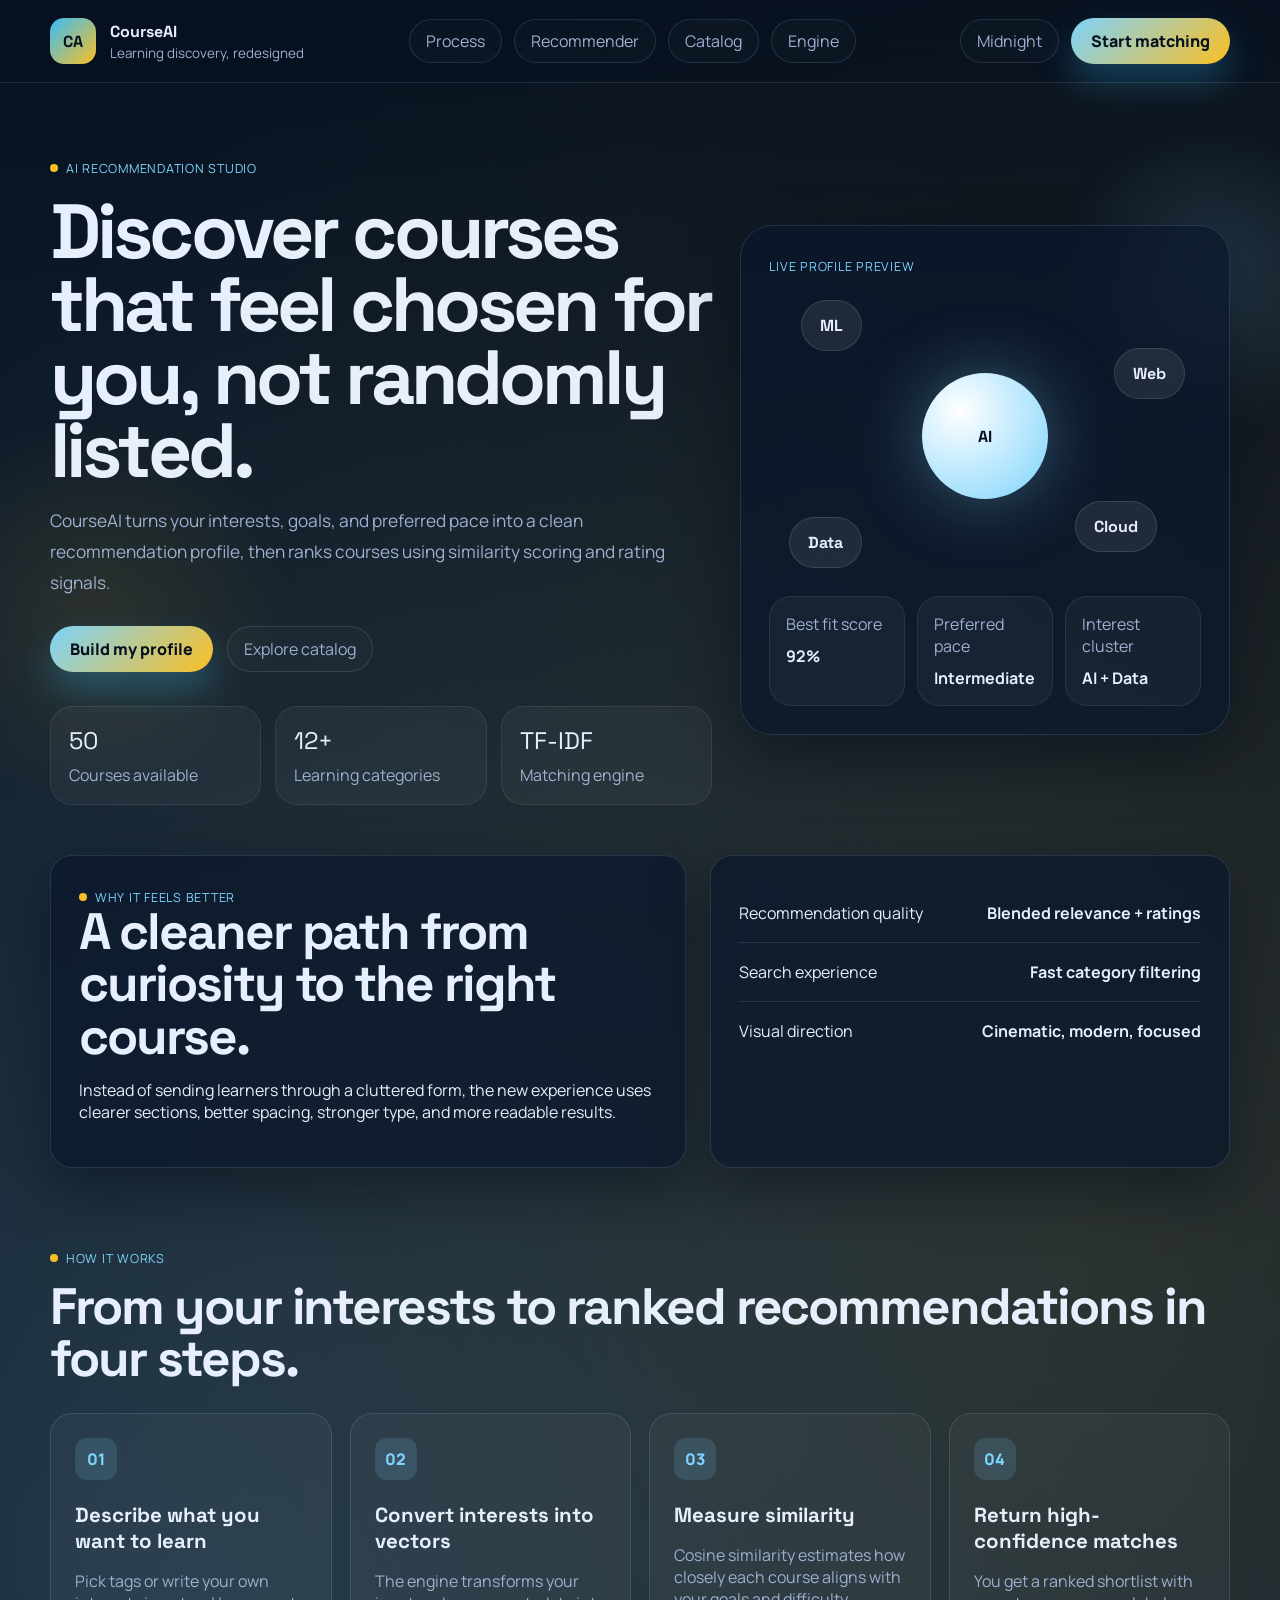
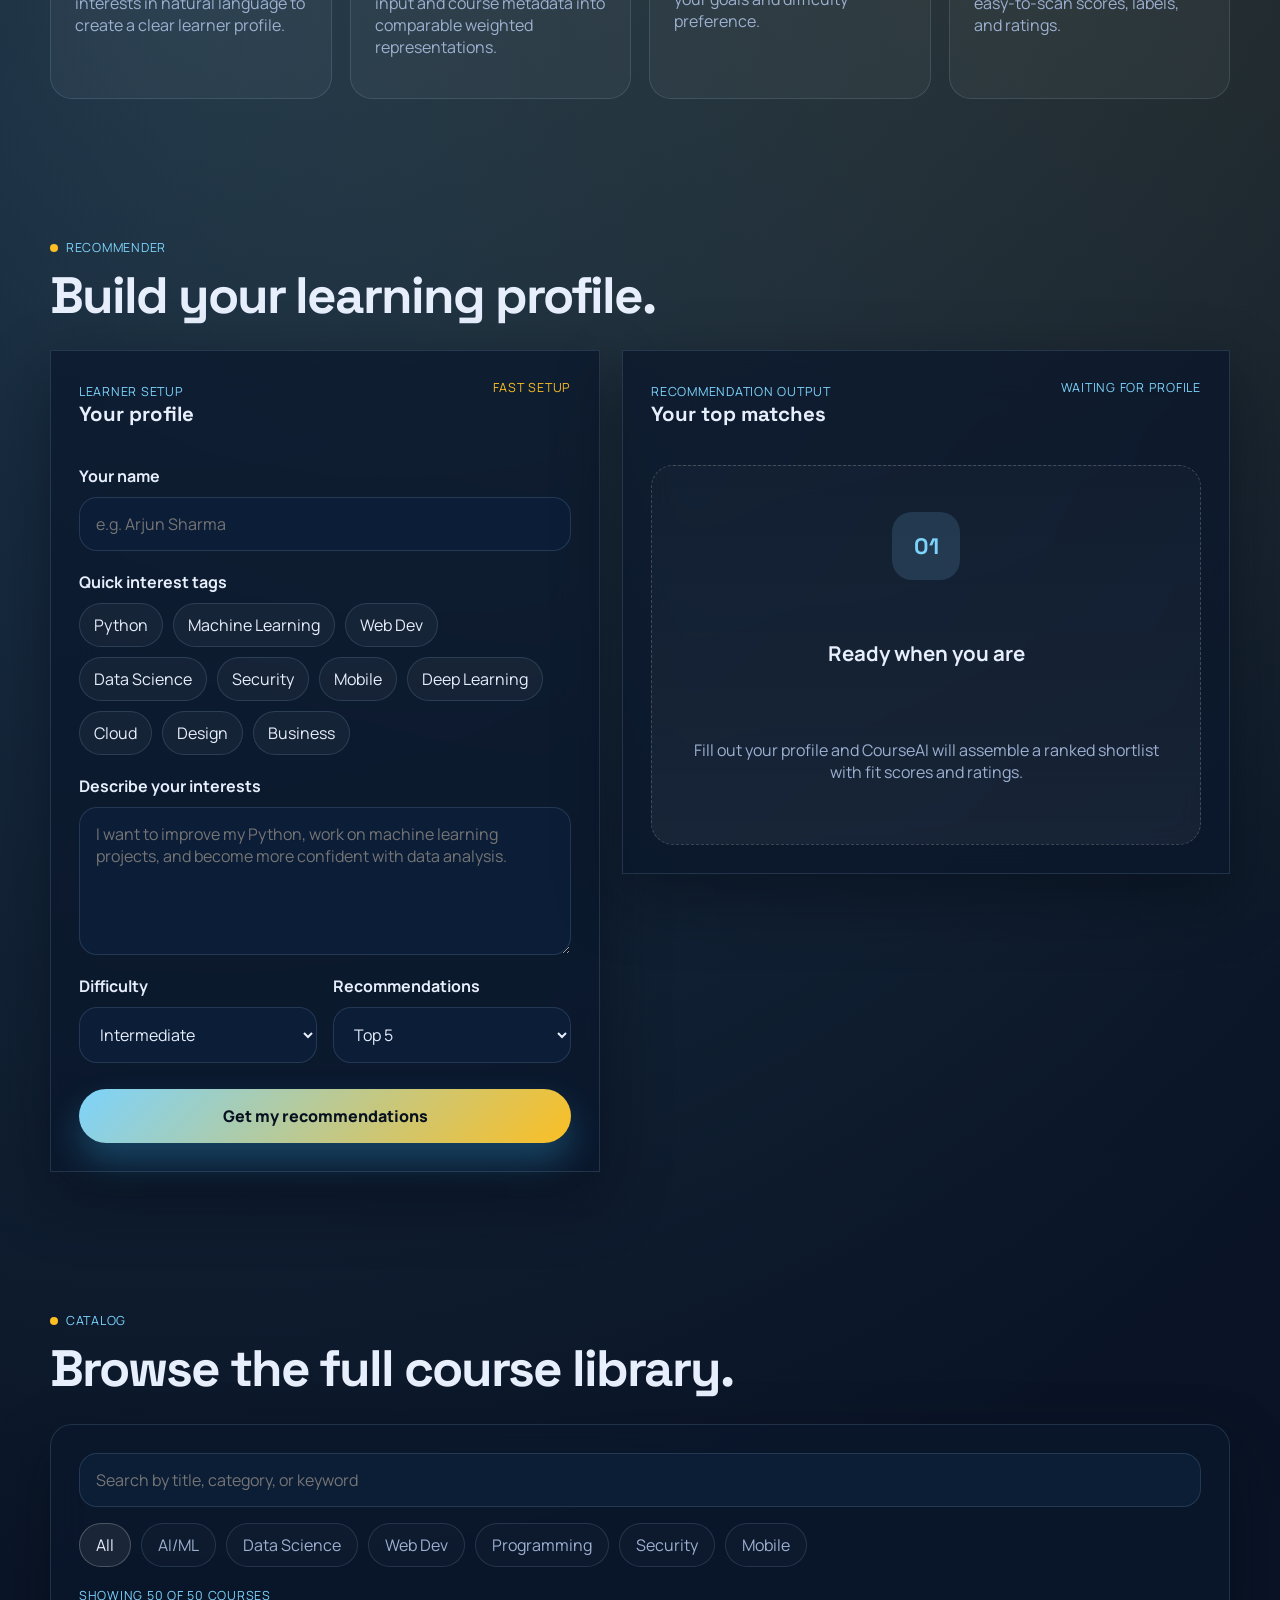
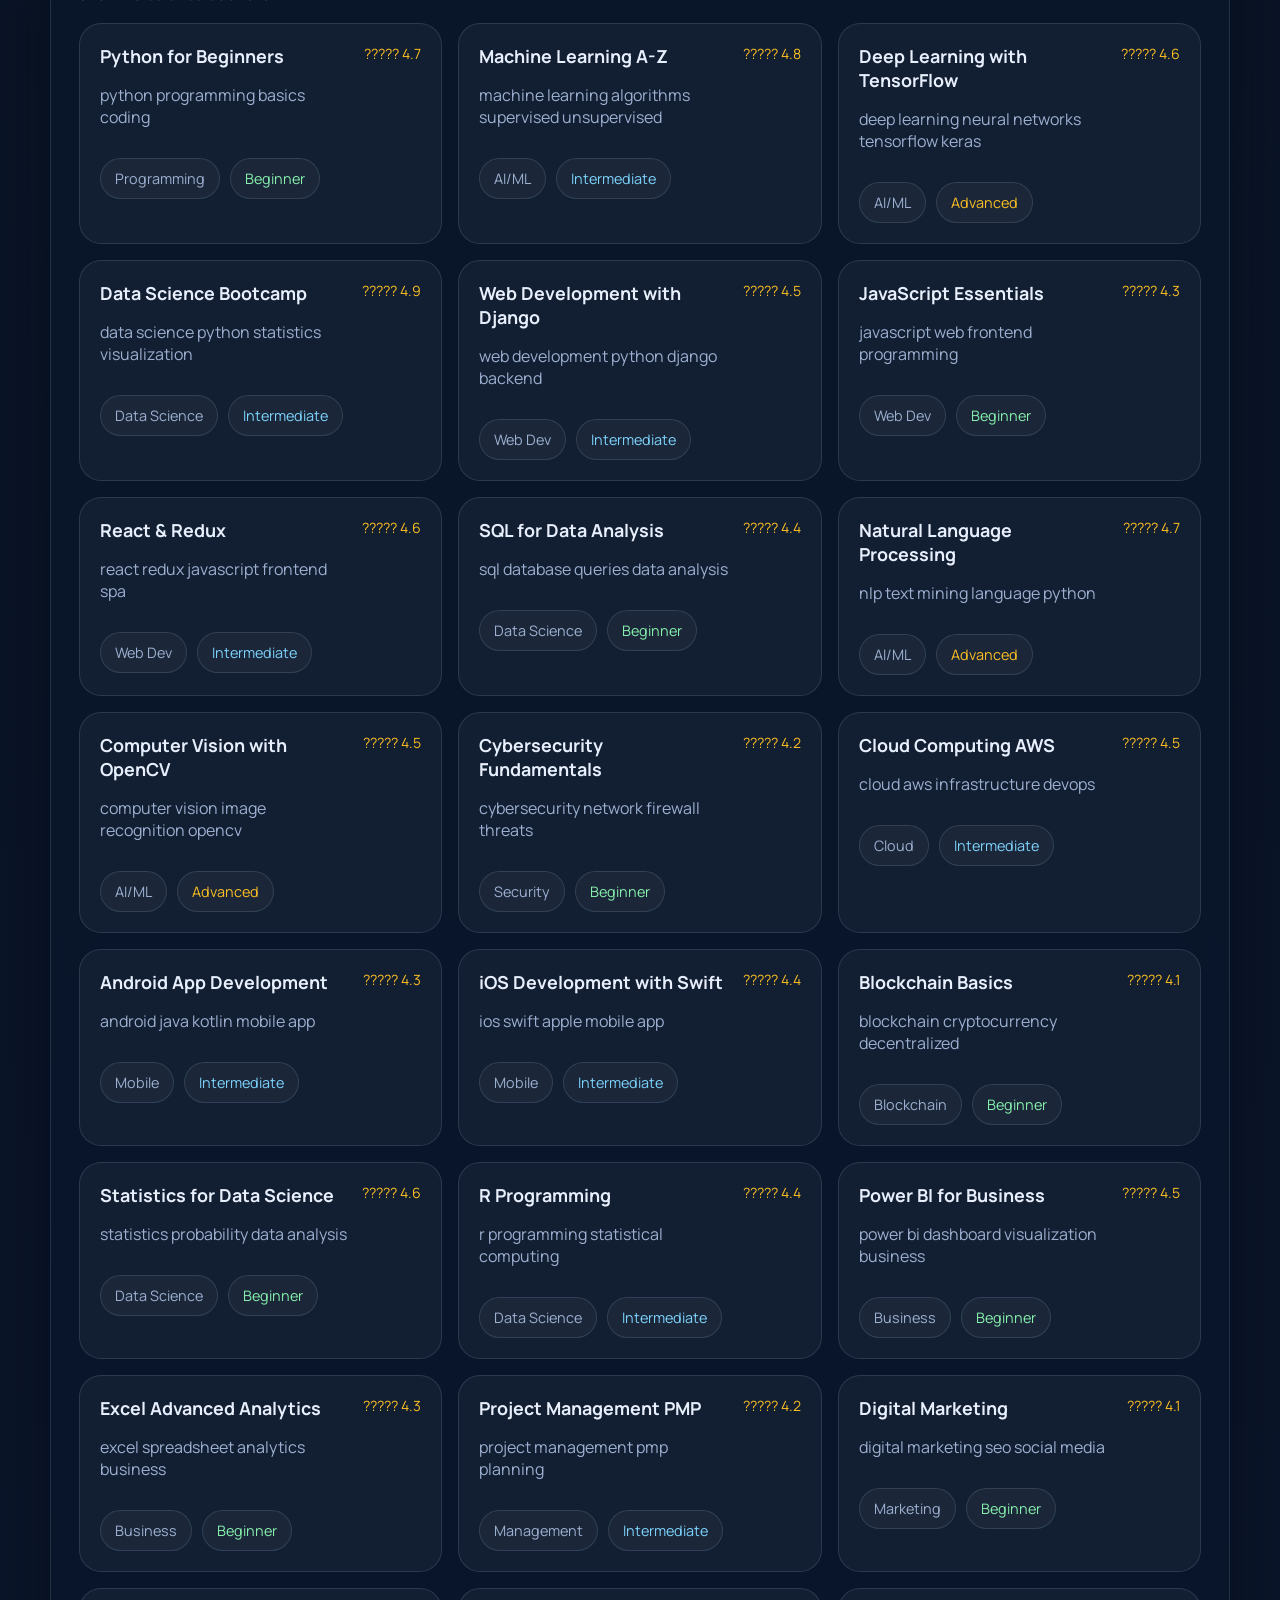
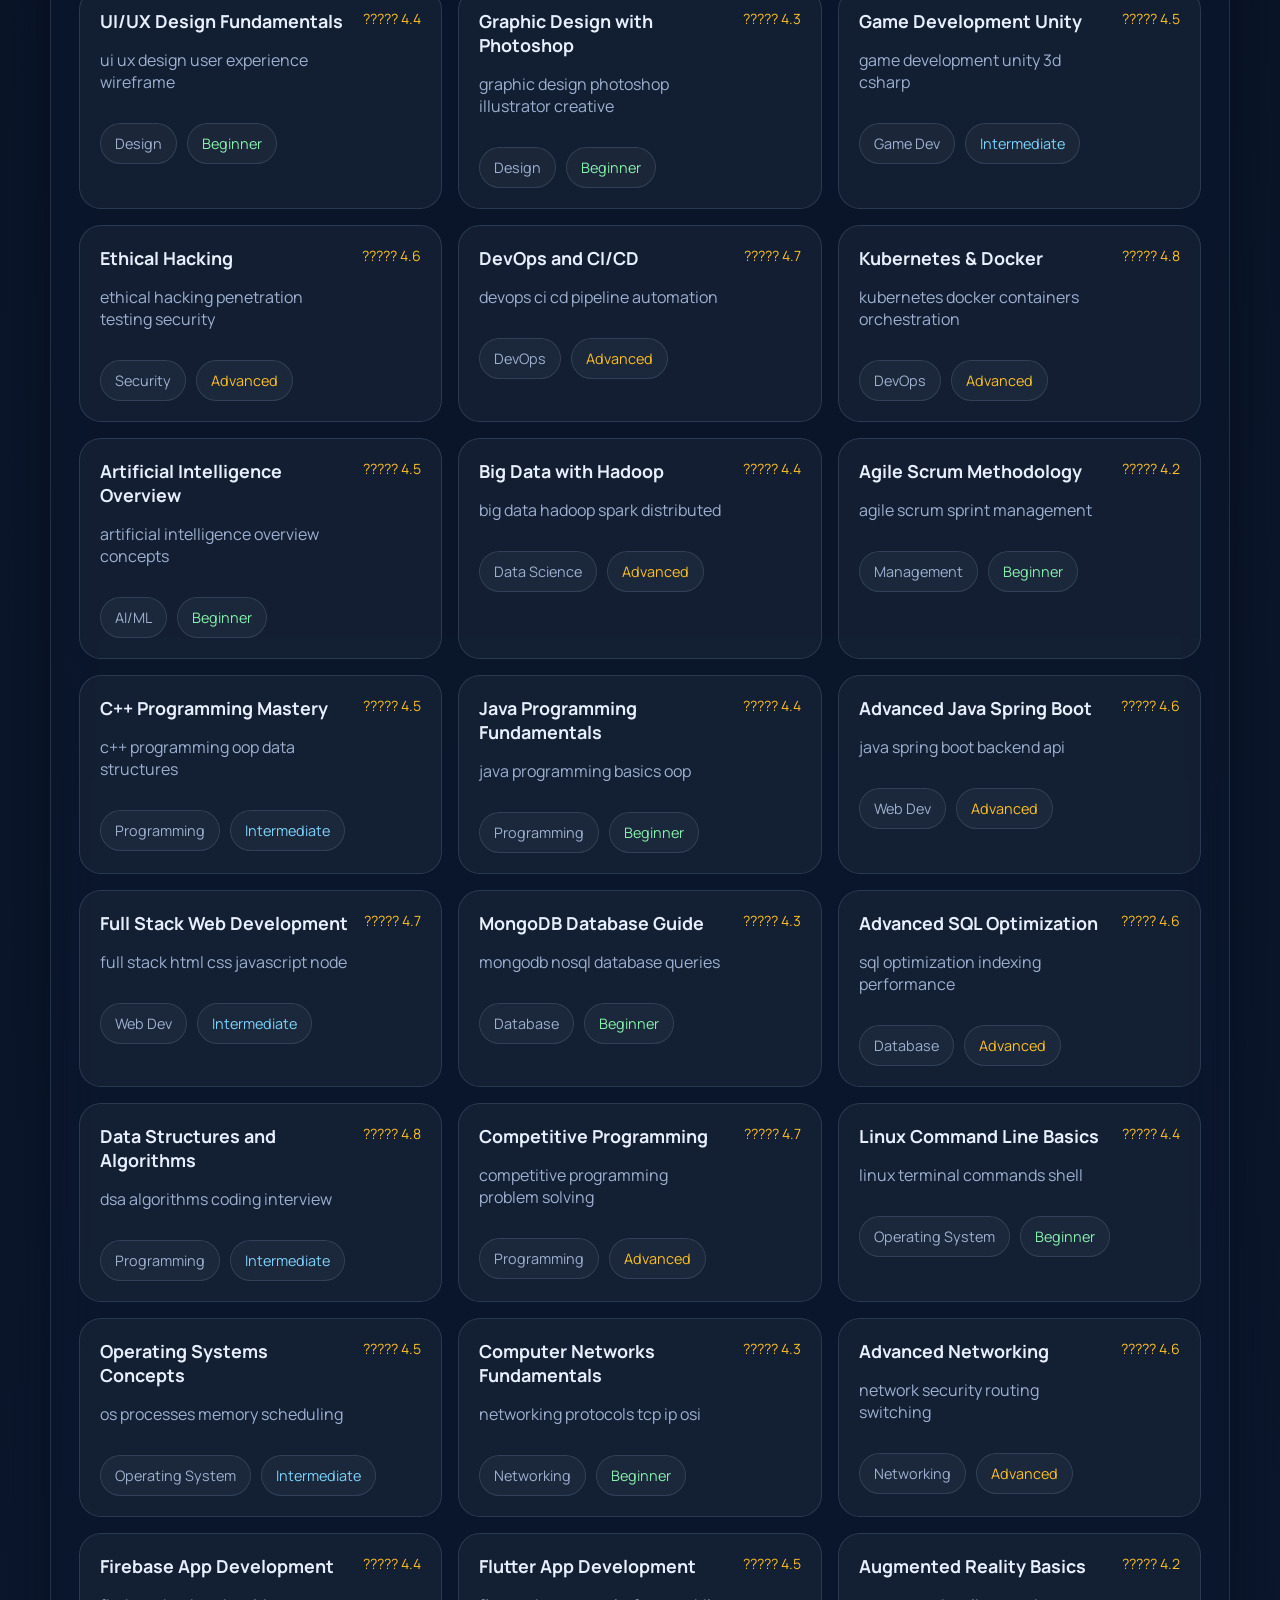
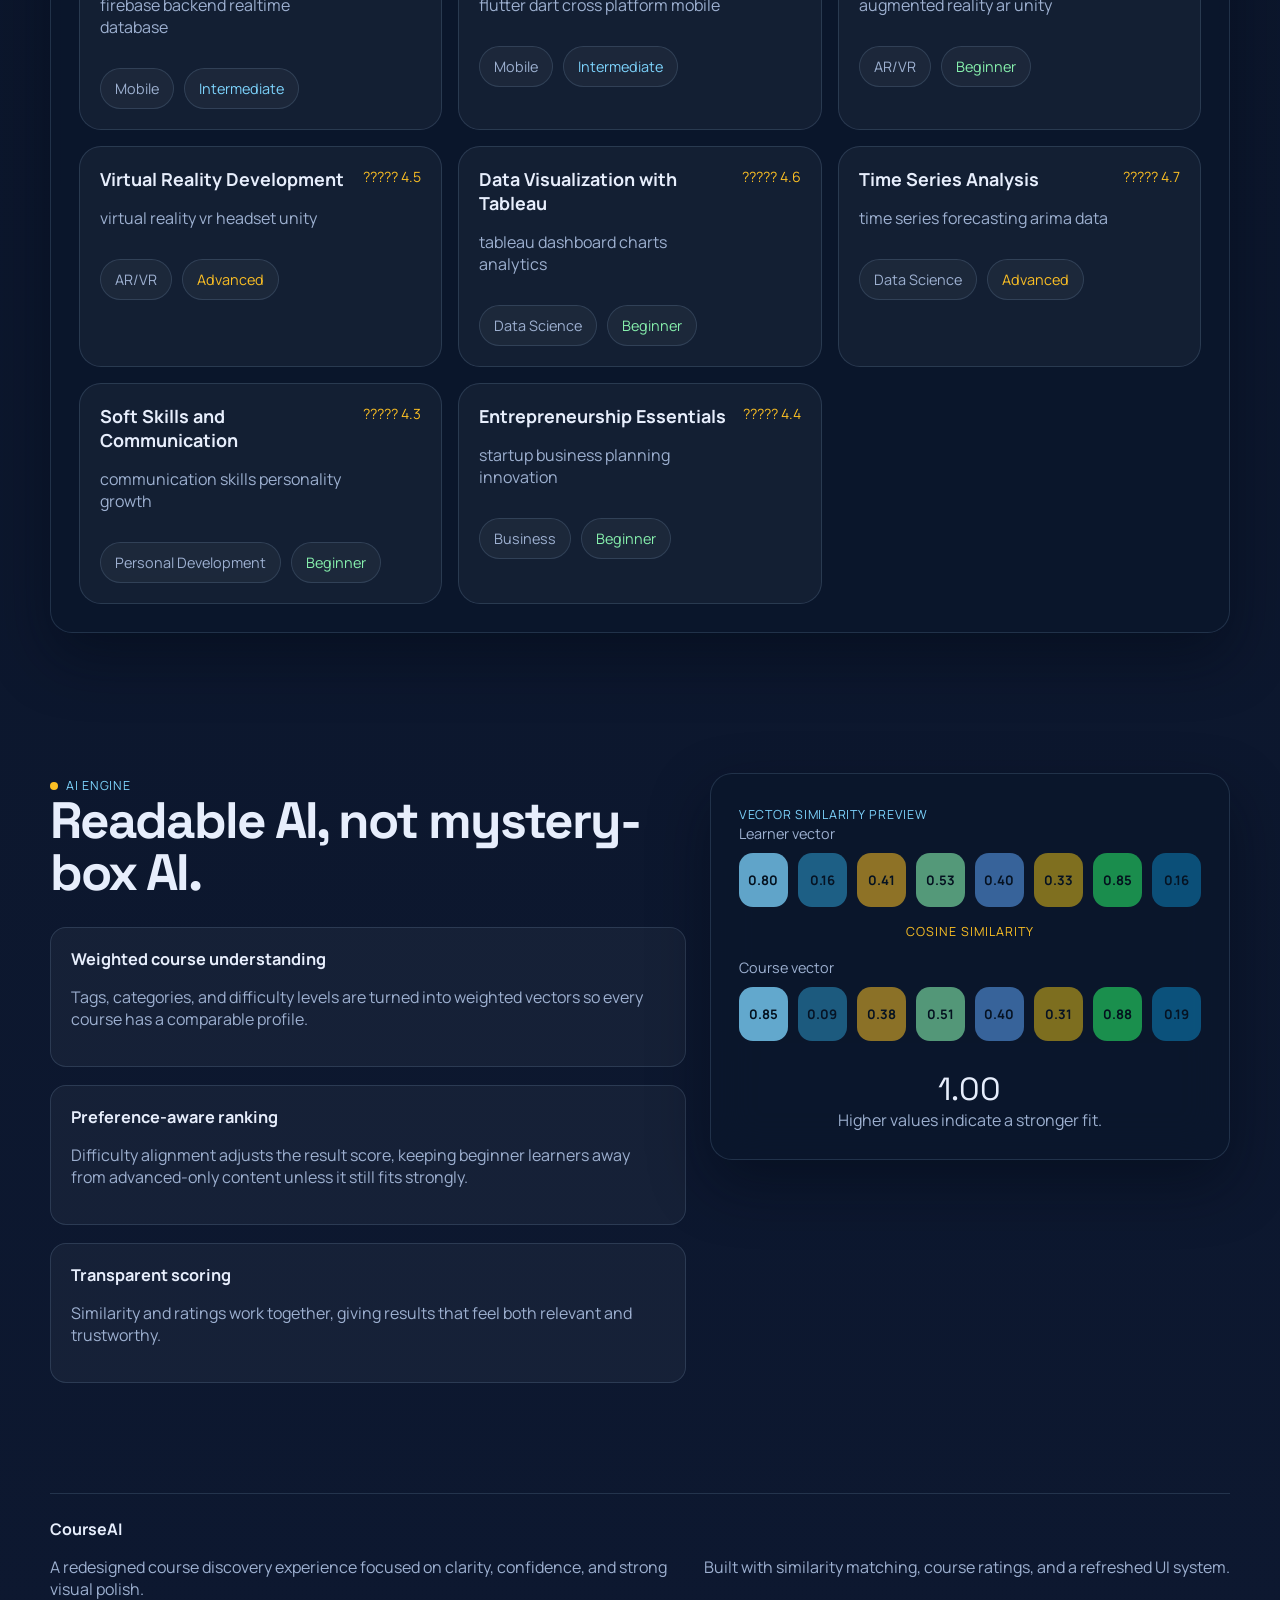
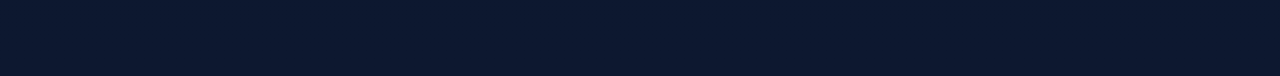
<file: index.html>
<!DOCTYPE html>
<html lang="en">
<head>
    <meta charset="UTF-8">
    <meta http-equiv="refresh" content="0; url=smart.html">
    <meta name="viewport" content="width=device-width, initial-scale=1.0">
    <title>CourseAI</title>
    <script>
        window.location.replace('smart.html');
    </script>
</head>
<body>
    <p>Redirecting to <a href="smart.html">CourseAI</a>...</p>
</body>
</html>
</file>
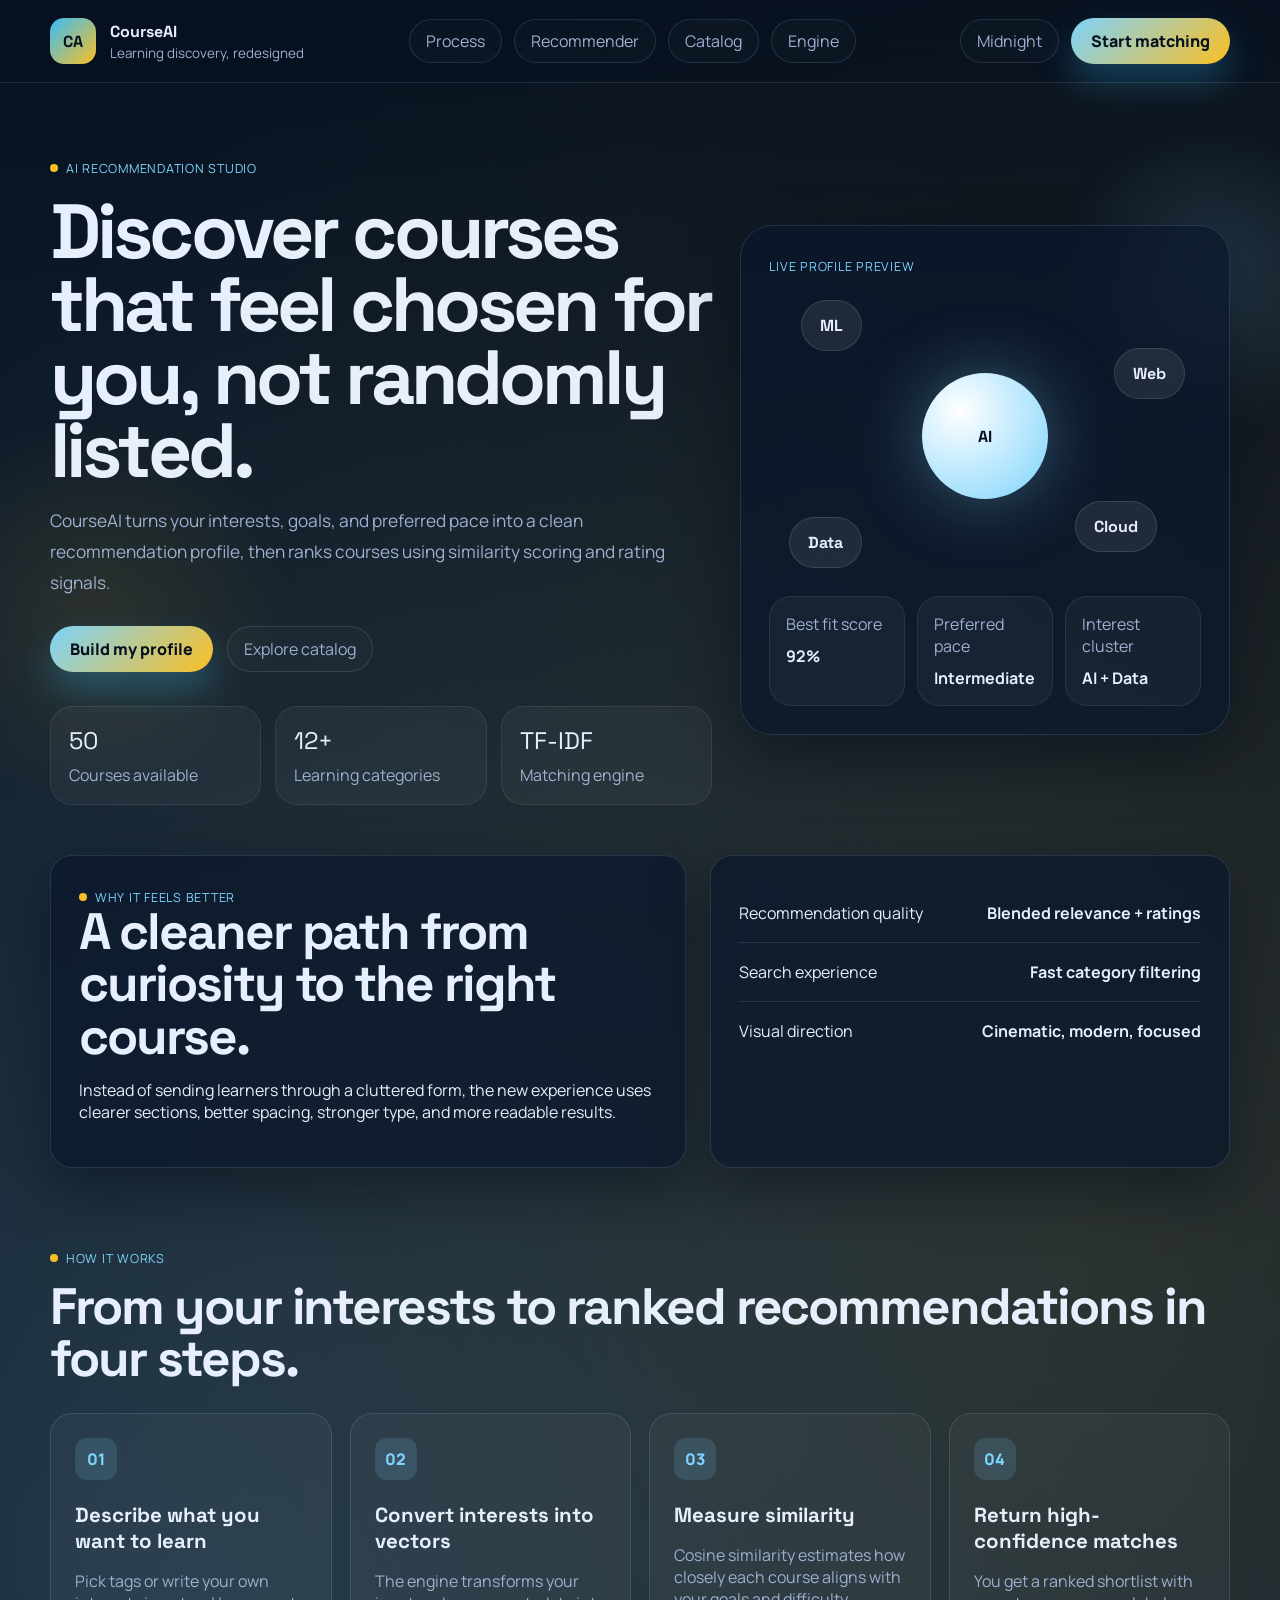
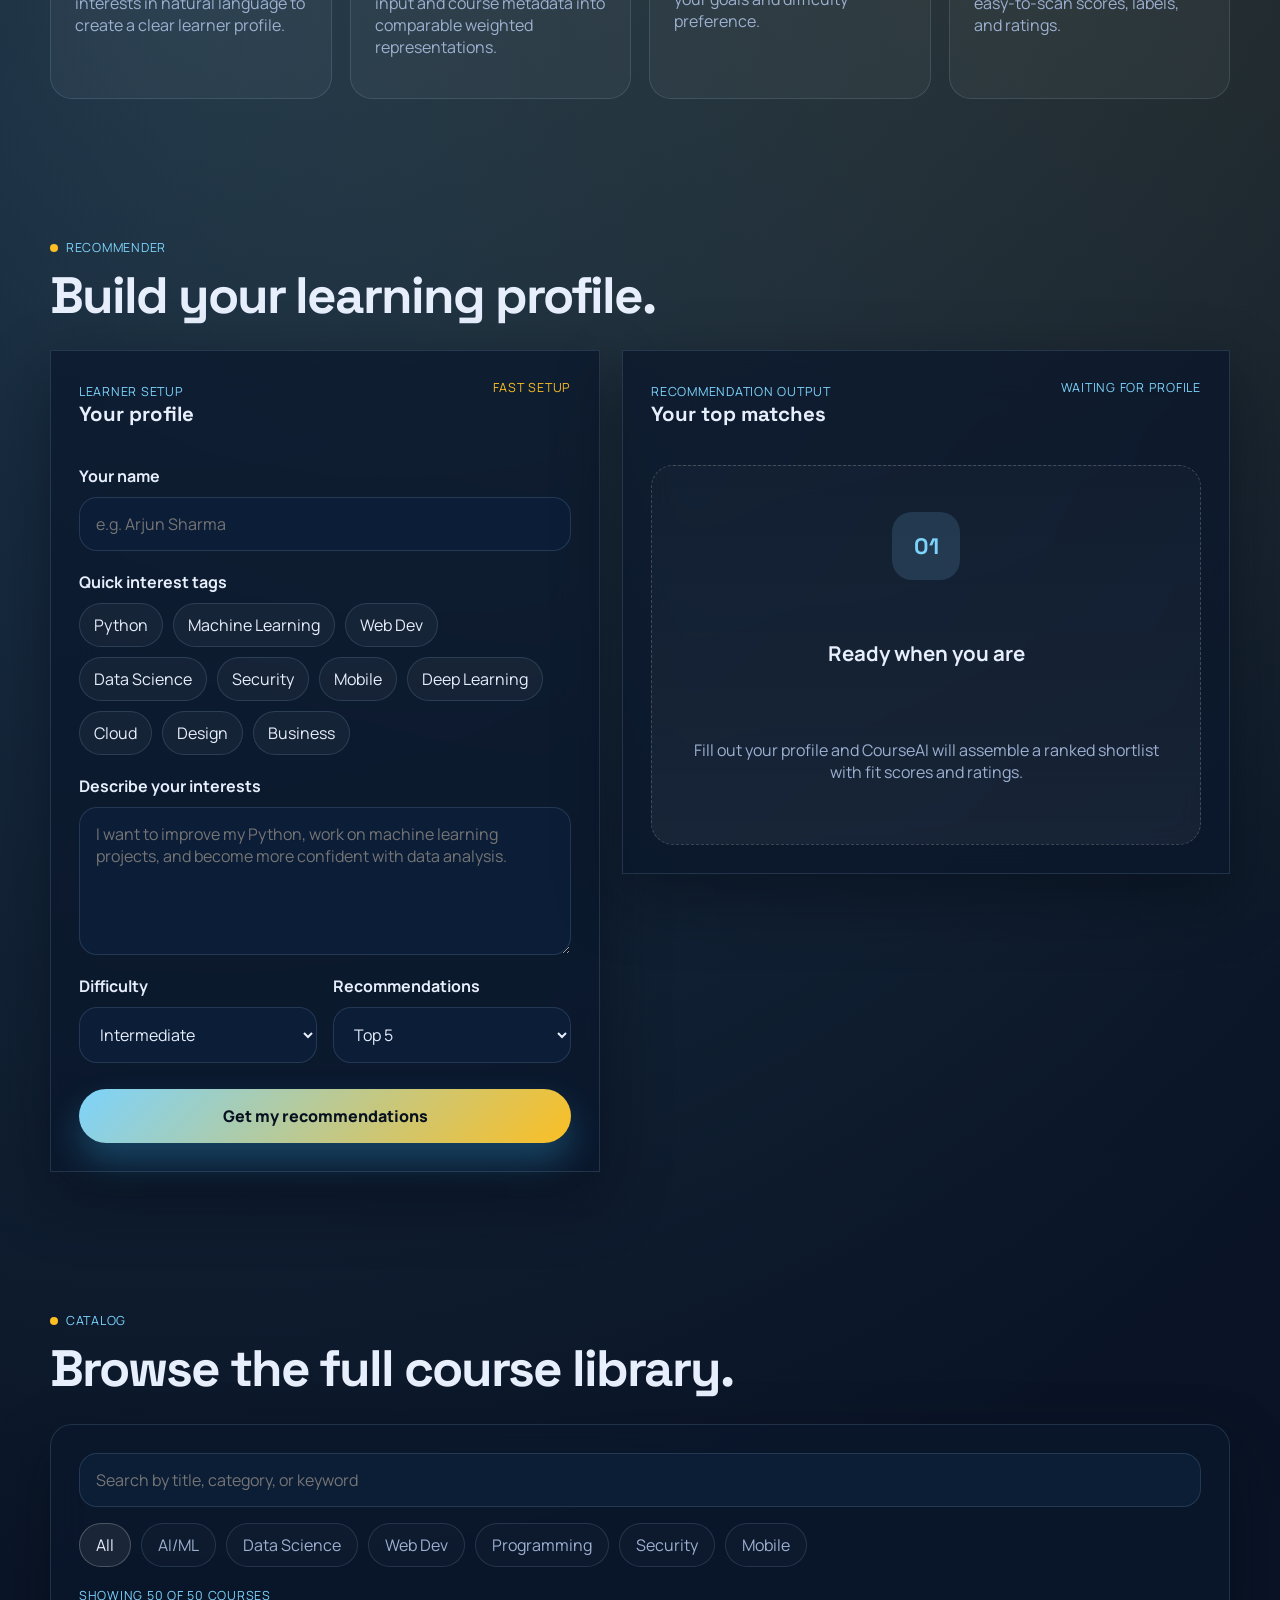
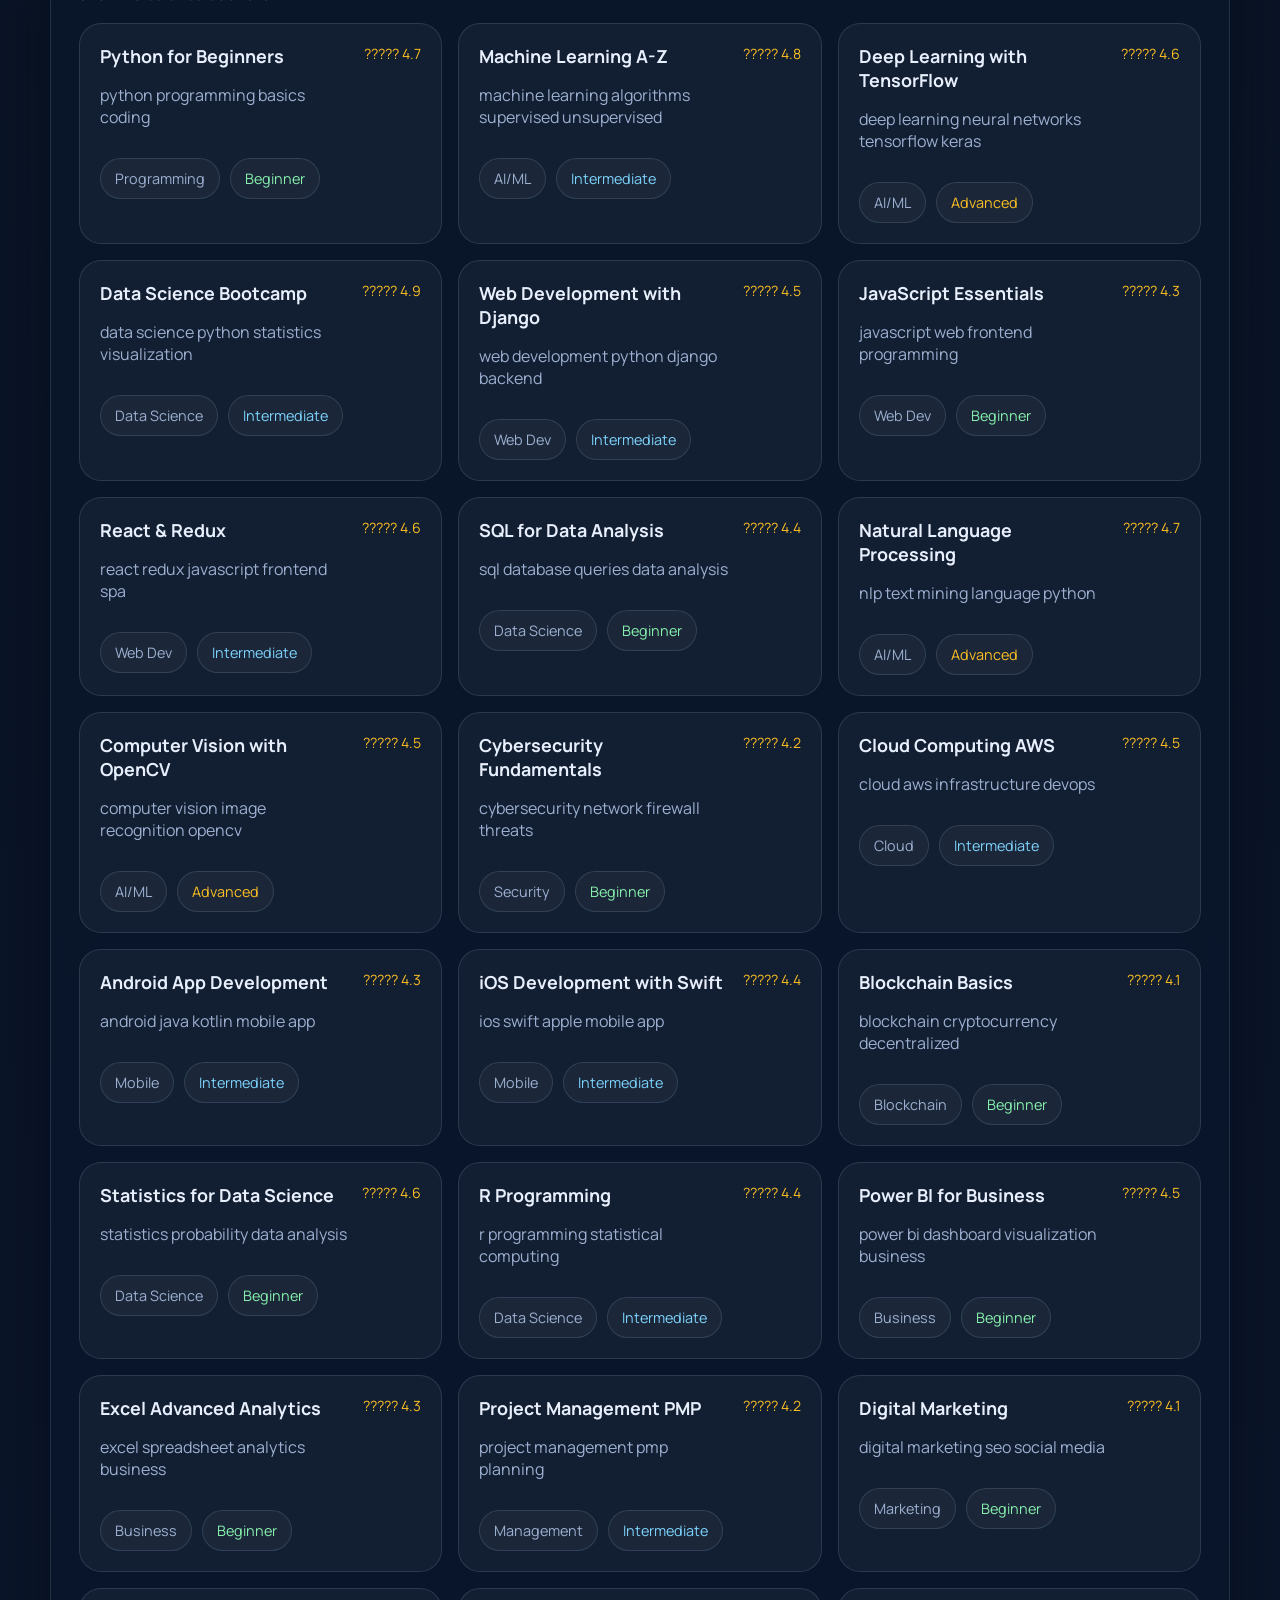
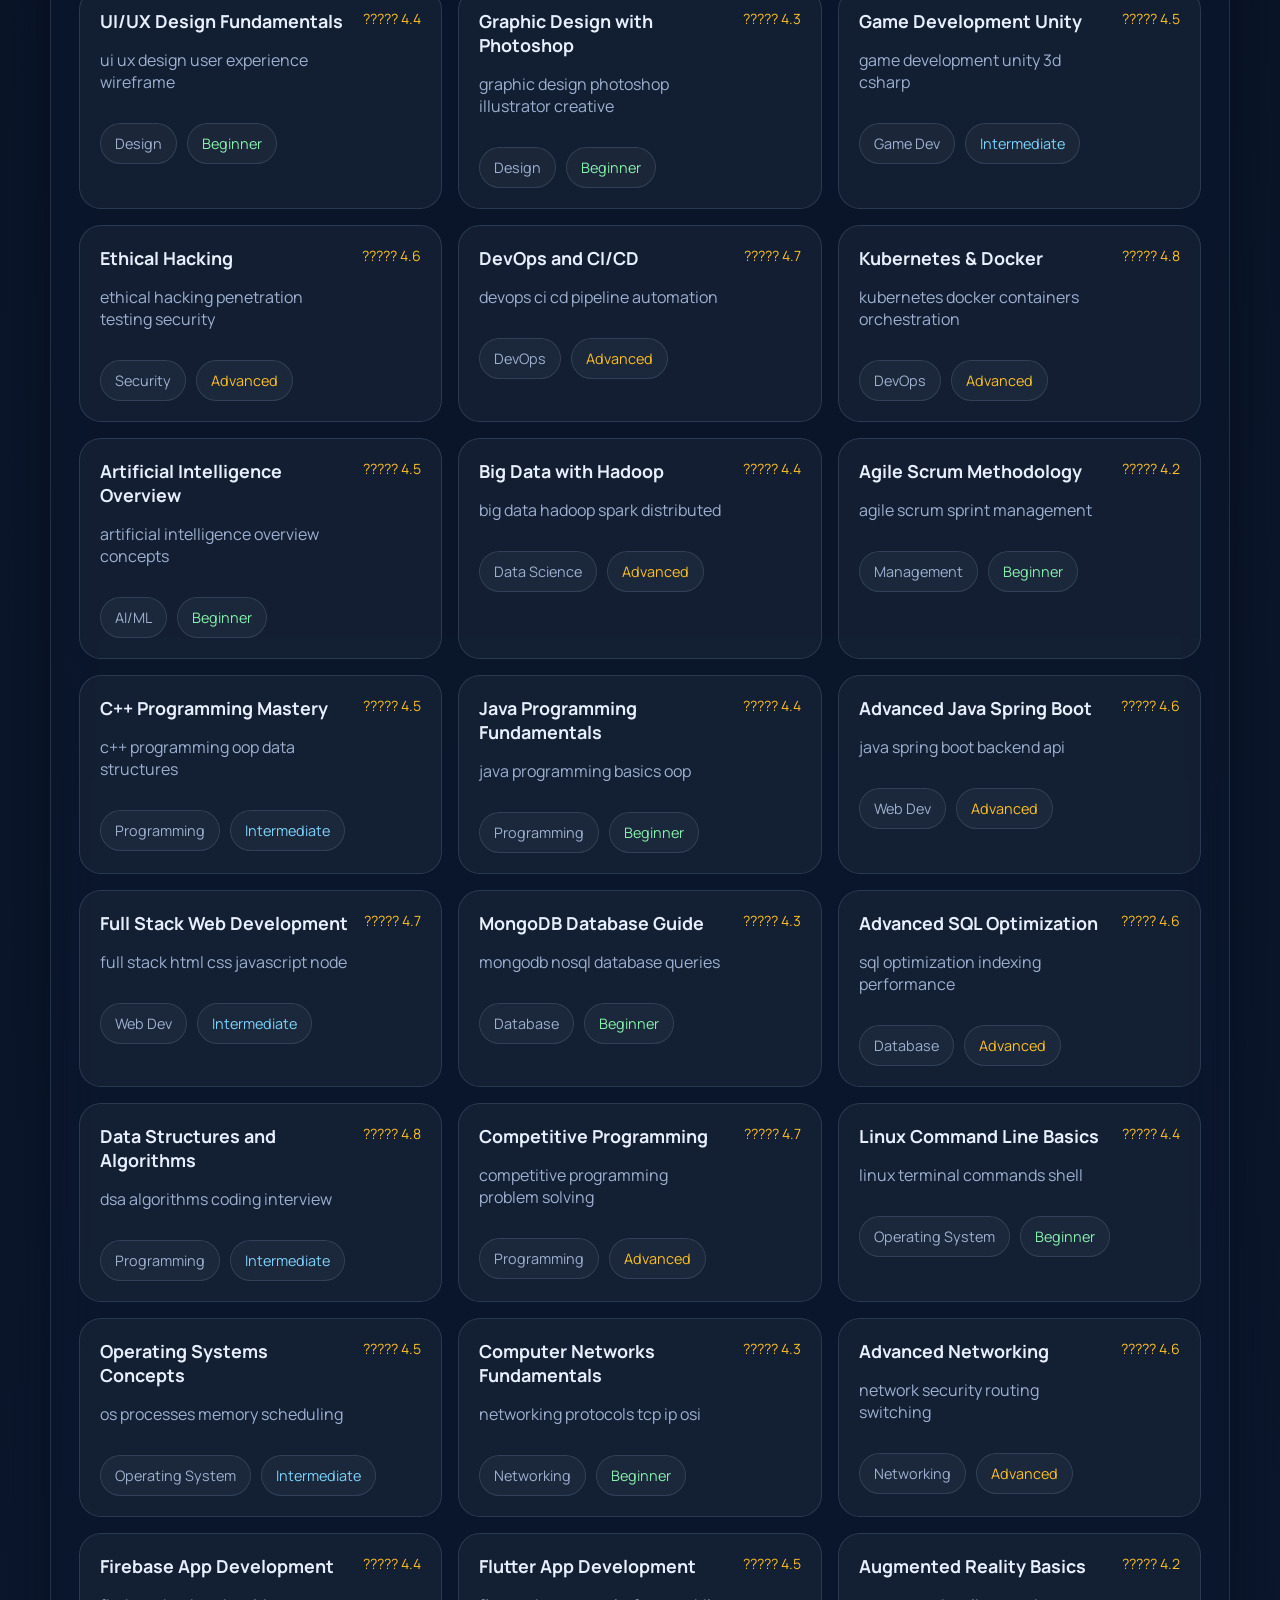
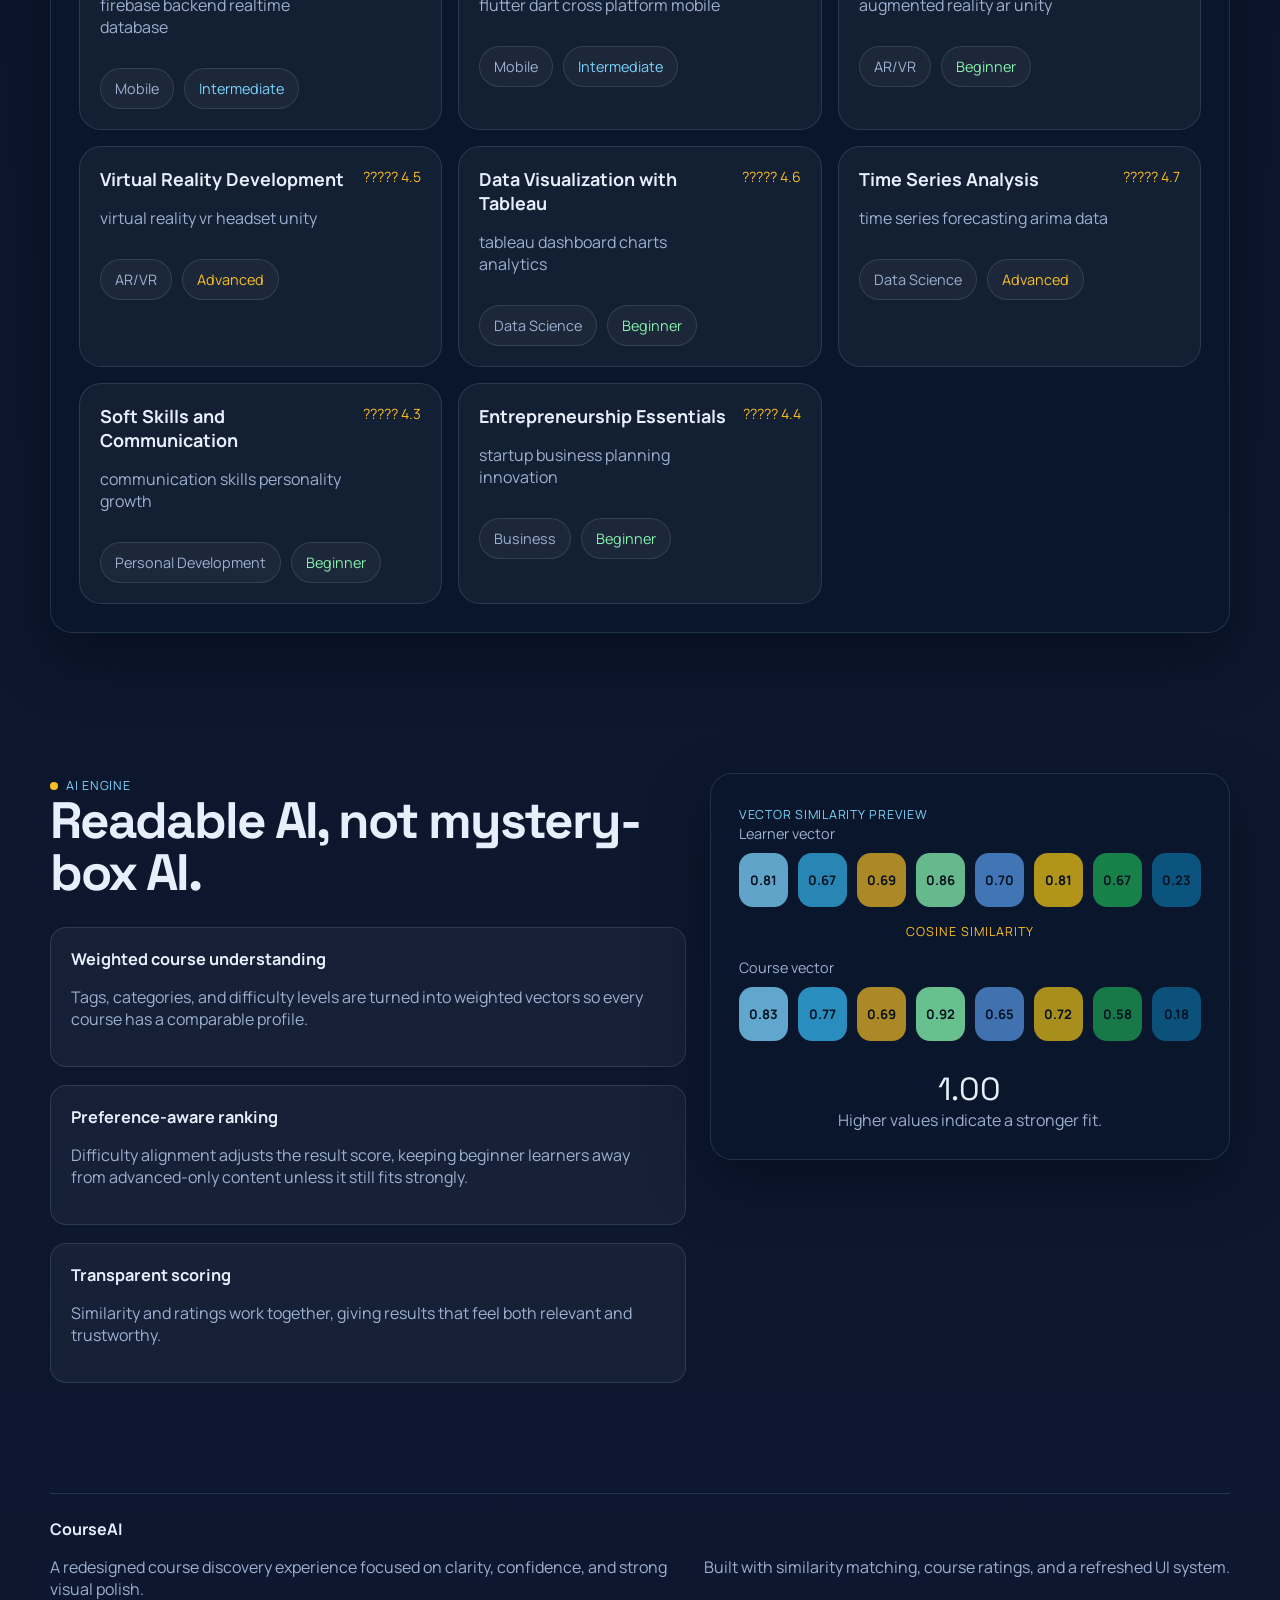
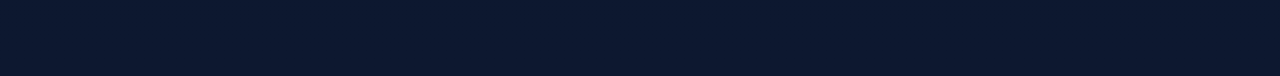
<file: smart.html>
<!DOCTYPE html>
<html lang="en">
<head>
    <meta charset="UTF-8">
    <meta name="viewport" content="width=device-width, initial-scale=1.0">
    <title>CourseAI - Discover Your Next Skill</title>
    <meta name="description" content="CourseAI helps learners discover the best-fit courses with a polished AI-powered recommendation experience.">
    <link rel="preconnect" href="https://fonts.googleapis.com">
    <link rel="preconnect" href="https://fonts.gstatic.com" crossorigin>
    <link href="https://fonts.googleapis.com/css2?family=Manrope:wght@400;500;600;700;800&family=Space+Grotesk:wght@500;700&display=swap" rel="stylesheet">
    <link rel="icon" href="data:image/svg+xml,<svg xmlns=%22http://www.w3.org/2000/svg%22 viewBox=%220 0 100 100%22><rect width=%22100%25%22 height=%22100%25%22 rx=%2220%22 fill=%22%230b1020%22/><text x=%2250%25%22 y=%2258%25%22 text-anchor=%22middle%22 font-size=%2252%22 fill=%22%23fbbf24%22>AI</text></svg>">
    <link rel="stylesheet" href="style.css">
</head>
<body>
    <div class="site-shell">
        <div class="ambient ambient-one"></div>
        <div class="ambient ambient-two"></div>

        <header class="topbar">
            <div class="wrap topbar-inner">
                <button class="brand" type="button" onclick="scrollToSection('hero')">
                    <span class="brand-mark">CA</span>
                    <span class="brand-copy">
                        <strong>CourseAI</strong>
                        <span>Learning discovery, redesigned</span>
                    </span>
                </button>
                <nav class="nav-links">
                    <button type="button" onclick="scrollToSection('how')">Process</button>
                    <button type="button" onclick="scrollToSection('recommender')">Recommender</button>
                    <button type="button" onclick="scrollToSection('catalog')">Catalog</button>
                    <button type="button" onclick="scrollToSection('about')">Engine</button>
                </nav>
                <div class="topbar-actions">
                    <button class="theme-toggle" id="themeToggle" type="button" onclick="toggleTheme()">Midnight</button>
                    <button class="nav-cta" type="button" onclick="scrollToSection('recommender')">Start matching</button>
                </div>
            </div>
        </header>

        <main>
            <section class="hero" id="hero">
                <div class="wrap hero-layout">
                    <div class="hero-copy reveal">
                        <div class="eyebrow">AI recommendation studio</div>
                        <h1>Discover courses that feel chosen for you, not randomly listed.</h1>
                        <p class="hero-sub">
                            CourseAI turns your interests, goals, and preferred pace into a clean recommendation profile,
                            then ranks courses using similarity scoring and rating signals.
                        </p>
                        <div class="hero-actions">
                            <button class="hero-primary" type="button" onclick="scrollToSection('recommender')">Build my profile</button>
                            <button class="hero-secondary" type="button" onclick="scrollToSection('catalog')">Explore catalog</button>
                        </div>
                        <div class="hero-stats">
                            <div class="stat-card">
                                <span class="stat-value">50</span>
                                <span class="stat-label">Courses available</span>
                            </div>
                            <div class="stat-card">
                                <span class="stat-value">12+</span>
                                <span class="stat-label">Learning categories</span>
                            </div>
                            <div class="stat-card">
                                <span class="stat-value">TF-IDF</span>
                                <span class="stat-label">Matching engine</span>
                            </div>
                        </div>
                    </div>

                    <div class="hero-visual reveal">
                        <div class="hero-panel glass-card">
                            <div class="panel-kicker">Live profile preview</div>
                            <div class="profile-orb">
                                <div class="orb-center">AI</div>
                                <span class="orbit orbit-a">ML</span>
                                <span class="orbit orbit-b">Web</span>
                                <span class="orbit orbit-c">Cloud</span>
                                <span class="orbit orbit-d">Data</span>
                            </div>
                            <div class="signal-grid">
                                <div class="signal-item">
                                    <span>Best fit score</span>
                                    <strong>92%</strong>
                                </div>
                                <div class="signal-item">
                                    <span>Preferred pace</span>
                                    <strong>Intermediate</strong>
                                </div>
                                <div class="signal-item">
                                    <span>Interest cluster</span>
                                    <strong>AI + Data</strong>
                                </div>
                            </div>
                        </div>
                    </div>
                </div>
            </section>

            <section class="showcase">
                <div class="wrap showcase-grid reveal">
                    <article class="glass-card showcase-card">
                        <div class="section-chip">Why it feels better</div>
                        <h2>A cleaner path from curiosity to the right course.</h2>
                        <p>Instead of sending learners through a cluttered form, the new experience uses clearer sections, better spacing, stronger type, and more readable results.</p>
                    </article>
                    <article class="glass-card metric-rail">
                        <div class="metric-line">
                            <span>Recommendation quality</span>
                            <strong>Blended relevance + ratings</strong>
                        </div>
                        <div class="metric-line">
                            <span>Search experience</span>
                            <strong>Fast category filtering</strong>
                        </div>
                        <div class="metric-line">
                            <span>Visual direction</span>
                            <strong>Cinematic, modern, focused</strong>
                        </div>
                    </article>
                </div>
            </section>

            <section class="section-block" id="how">
                <div class="wrap">
                    <div class="section-heading reveal">
                        <div class="section-chip">How it works</div>
                        <h2>From your interests to ranked recommendations in four steps.</h2>
                    </div>
                    <div class="steps-grid">
                        <article class="step-card reveal">
                            <span class="step-index">01</span>
                            <h3>Describe what you want to learn</h3>
                            <p>Pick tags or write your own interests in natural language to create a clear learner profile.</p>
                        </article>
                        <article class="step-card reveal">
                            <span class="step-index">02</span>
                            <h3>Convert interests into vectors</h3>
                            <p>The engine transforms your input and course metadata into comparable weighted representations.</p>
                        </article>
                        <article class="step-card reveal">
                            <span class="step-index">03</span>
                            <h3>Measure similarity</h3>
                            <p>Cosine similarity estimates how closely each course aligns with your goals and difficulty preference.</p>
                        </article>
                        <article class="step-card reveal">
                            <span class="step-index">04</span>
                            <h3>Return high-confidence matches</h3>
                            <p>You get a ranked shortlist with easy-to-scan scores, labels, and ratings.</p>
                        </article>
                    </div>
                </div>
            </section>

            <section class="section-block recommender-block" id="recommender">
                <div class="wrap">
                    <div class="section-heading reveal">
                        <div class="section-chip">Recommender</div>
                        <h2>Build your learning profile.</h2>
                    </div>
                    <div class="app-grid">
                        <section class="glass-card profile-panel reveal">
                            <div class="panel-heading">
                                <div>
                                    <div class="panel-kicker">Learner setup</div>
                                    <h3>Your profile</h3>
                                </div>
                                <span class="panel-badge">Fast setup</span>
                            </div>

                            <label class="form-group">
                                <span class="form-label">Your name</span>
                                <input type="text" class="form-input" id="userName" placeholder="e.g. Arjun Sharma">
                            </label>

                            <div class="form-group">
                                <span class="form-label">Quick interest tags</span>
                                <div class="interest-tags" id="interestTags">
                                    <button class="int-tag" type="button" data-val="python programming">Python</button>
                                    <button class="int-tag" type="button" data-val="machine learning ai">Machine Learning</button>
                                    <button class="int-tag" type="button" data-val="web development javascript">Web Dev</button>
                                    <button class="int-tag" type="button" data-val="data science statistics">Data Science</button>
                                    <button class="int-tag" type="button" data-val="cybersecurity hacking">Security</button>
                                    <button class="int-tag" type="button" data-val="mobile android ios">Mobile</button>
                                    <button class="int-tag" type="button" data-val="deep learning neural networks">Deep Learning</button>
                                    <button class="int-tag" type="button" data-val="cloud devops deployment">Cloud</button>
                                    <button class="int-tag" type="button" data-val="design ui ux visual">Design</button>
                                    <button class="int-tag" type="button" data-val="business analytics management">Business</button>
                                </div>
                            </div>

                            <label class="form-group">
                                <span class="form-label">Describe your interests</span>
                                <textarea class="form-textarea" id="userInterests" placeholder="I want to improve my Python, work on machine learning projects, and become more confident with data analysis."></textarea>
                            </label>

                            <div class="form-grid">
                                <label class="form-group">
                                    <span class="form-label">Difficulty</span>
                                    <select class="form-select" id="diffPref">
                                        <option value="Beginner">Beginner</option>
                                        <option value="Intermediate" selected>Intermediate</option>
                                        <option value="Advanced">Advanced</option>
                                    </select>
                                </label>
                                <label class="form-group">
                                    <span class="form-label">Recommendations</span>
                                    <select class="form-select" id="topN">
                                        <option value="3">Top 3</option>
                                        <option value="5" selected>Top 5</option>
                                        <option value="8">Top 8</option>
                                    </select>
                                </label>
                            </div>

                            <button class="btn-recommend" id="recBtn" type="button" onclick="recommend()">
                                <span class="btn-text">Get my recommendations</span>
                                <span class="btn-spinner"><span class="spinner"></span>Analyzing profile</span>
                            </button>
                        </section>

                        <section class="glass-card results-panel reveal" id="resultsPanel">
                            <div class="panel-heading">
                                <div>
                                    <div class="panel-kicker">Recommendation output</div>
                                    <h3 id="resultsTitle">Your top matches</h3>
                                </div>
                                <span class="results-count" id="resultsCount">Waiting for profile</span>
                            </div>

                            <div class="empty-state" id="emptyState">
                                <div class="empty-icon">01</div>
                                <h4>Ready when you are</h4>
                                <p>Fill out your profile and CourseAI will assemble a ranked shortlist with fit scores and ratings.</p>
                            </div>

                            <div class="results-content" id="resultsContent">
                                <div class="results-spotlight" id="resultsSpotlight"></div>
                                <div class="course-stack" id="courseCards"></div>
                            </div>
                        </section>
                    </div>
                </div>
            </section>

            <section class="section-block" id="catalog">
                <div class="wrap">
                    <div class="section-heading reveal">
                        <div class="section-chip">Catalog</div>
                        <h2>Browse the full course library.</h2>
                    </div>

                    <div class="glass-card catalog-shell reveal">
                        <div class="catalog-controls">
                            <input class="search-box" type="text" id="searchBox" placeholder="Search by title, category, or keyword" oninput="filterCatalog()">
                            <div class="filter-row">
                                <button class="filter-btn active" type="button" data-cat="All" onclick="setCatFilter(this)">All</button>
                                <button class="filter-btn" type="button" data-cat="AI/ML" onclick="setCatFilter(this)">AI/ML</button>
                                <button class="filter-btn" type="button" data-cat="Data Science" onclick="setCatFilter(this)">Data Science</button>
                                <button class="filter-btn" type="button" data-cat="Web Dev" onclick="setCatFilter(this)">Web Dev</button>
                                <button class="filter-btn" type="button" data-cat="Programming" onclick="setCatFilter(this)">Programming</button>
                                <button class="filter-btn" type="button" data-cat="Security" onclick="setCatFilter(this)">Security</button>
                                <button class="filter-btn" type="button" data-cat="Mobile" onclick="setCatFilter(this)">Mobile</button>
                            </div>
                        </div>
                        <div class="catalog-summary" id="catalogSummary">Showing all courses</div>
                        <div class="catalog-grid" id="catalogGrid"></div>
                    </div>
                </div>
            </section>

            <section class="section-block engine-block" id="about">
                <div class="wrap engine-grid">
                    <div class="reveal">
                        <div class="section-chip">AI engine</div>
                        <h2>Readable AI, not mystery-box AI.</h2>
                        <ul class="ai-points">
                            <li class="ai-point">
                                <strong>Weighted course understanding</strong>
                                <p>Tags, categories, and difficulty levels are turned into weighted vectors so every course has a comparable profile.</p>
                            </li>
                            <li class="ai-point">
                                <strong>Preference-aware ranking</strong>
                                <p>Difficulty alignment adjusts the result score, keeping beginner learners away from advanced-only content unless it still fits strongly.</p>
                            </li>
                            <li class="ai-point">
                                <strong>Transparent scoring</strong>
                                <p>Similarity and ratings work together, giving results that feel both relevant and trustworthy.</p>
                            </li>
                        </ul>
                    </div>

                    <div class="glass-card vector-card reveal">
                        <div class="panel-kicker">Vector similarity preview</div>
                        <div class="vec-label">Learner vector</div>
                        <div class="vec-row" id="userVec"></div>
                        <div class="vec-arrow">cosine similarity</div>
                        <div class="vec-label">Course vector</div>
                        <div class="vec-row" id="courseVec"></div>
                        <div class="sim-score-display">
                            <div class="sim-val" id="simVal">0.87</div>
                            <div class="sim-desc">Higher values indicate a stronger fit.</div>
                        </div>
                    </div>
                </div>
            </section>
        </main>

        <footer class="footer">
            <div class="wrap footer-inner">
                <div>
                    <strong>CourseAI</strong>
                    <p>A redesigned course discovery experience focused on clarity, confidence, and strong visual polish.</p>
                </div>
                <div class="footer-note">Built with similarity matching, course ratings, and a refreshed UI system.</div>
            </div>
        </footer>
    </div>

    <script src="script.js"></script>
</body>
</html>
</file>
<file: style.css>
:root {
    --bg: #07111f;
    --bg-soft: #0d1830;
    --surface: rgba(11, 23, 44, 0.72);
    --surface-strong: rgba(14, 31, 57, 0.92);
    --surface-alt: rgba(147, 197, 253, 0.08);
    --border: rgba(173, 216, 255, 0.14);
    --text: #e7eefc;
    --muted: #9db0d0;
    --accent: #7dd3fc;
    --accent-strong: #38bdf8;
    --accent-warm: #fbbf24;
    --success: #86efac;
    --danger: #fda4af;
    --shadow: 0 24px 60px rgba(1, 8, 20, 0.45);
    --radius-xl: 32px;
    --radius-lg: 22px;
    --radius-md: 16px;
}

[data-theme="sunrise"] {
    --bg: #fff6ea;
    --bg-soft: #ffe7c4;
    --surface: rgba(255, 255, 255, 0.78);
    --surface-strong: rgba(255, 250, 242, 0.96);
    --surface-alt: rgba(251, 191, 36, 0.12);
    --border: rgba(177, 98, 28, 0.12);
    --text: #2d1b13;
    --muted: #7a5a4a;
    --accent: #ea580c;
    --accent-strong: #c2410c;
    --accent-warm: #f59e0b;
    --success: #15803d;
    --danger: #be123c;
    --shadow: 0 24px 60px rgba(131, 82, 40, 0.18);
}

[data-theme="aurora"] {
    --bg: #061019;
    --bg-soft: #0f1f2c;
    --surface: rgba(6, 28, 34, 0.74);
    --surface-strong: rgba(10, 36, 44, 0.92);
    --surface-alt: rgba(45, 212, 191, 0.08);
    --border: rgba(94, 234, 212, 0.15);
    --text: #e6fff7;
    --muted: #90c7bc;
    --accent: #2dd4bf;
    --accent-strong: #14b8a6;
    --accent-warm: #a3e635;
    --success: #86efac;
    --danger: #fda4af;
    --shadow: 0 24px 60px rgba(0, 0, 0, 0.38);
}

* {
    box-sizing: border-box;
}

html {
    scroll-behavior: smooth;
}

body {
    margin: 0;
    min-height: 100vh;
    font-family: 'Manrope', sans-serif;
    color: var(--text);
    background:
        radial-gradient(circle at 15% 20%, rgba(125, 211, 252, 0.18), transparent 25%),
        radial-gradient(circle at 85% 15%, rgba(251, 191, 36, 0.12), transparent 20%),
        linear-gradient(180deg, var(--bg) 0%, var(--bg-soft) 100%);
}

button,
input,
select,
textarea {
    font: inherit;
}

button {
    cursor: pointer;
}

img {
    max-width: 100%;
}

.site-shell {
    position: relative;
    overflow: hidden;
}

.ambient {
    position: fixed;
    border-radius: 999px;
    filter: blur(20px);
    pointer-events: none;
    opacity: 0.65;
}

.ambient-one {
    top: 120px;
    right: -90px;
    width: 320px;
    height: 320px;
    background: radial-gradient(circle, rgba(125, 211, 252, 0.28), transparent 68%);
}

.ambient-two {
    bottom: 80px;
    left: -120px;
    width: 420px;
    height: 420px;
    background: radial-gradient(circle, rgba(251, 191, 36, 0.16), transparent 70%);
}

.wrap {
    width: min(1180px, calc(100% - 40px));
    margin: 0 auto;
}

.glass-card {
    background: var(--surface);
    border: 1px solid var(--border);
    backdrop-filter: blur(22px);
    box-shadow: var(--shadow);
}

.topbar {
    position: sticky;
    top: 0;
    z-index: 20;
    backdrop-filter: blur(20px);
    background: rgba(7, 17, 31, 0.45);
    border-bottom: 1px solid var(--border);
}

.topbar-inner {
    display: flex;
    align-items: center;
    justify-content: space-between;
    gap: 20px;
    padding: 18px 0;
}

.brand {
    display: inline-flex;
    align-items: center;
    gap: 14px;
    border: 0;
    background: transparent;
    color: var(--text);
    padding: 0;
}

.brand-mark {
    display: grid;
    place-items: center;
    width: 46px;
    height: 46px;
    border-radius: 14px;
    background: linear-gradient(135deg, var(--accent-strong), var(--accent-warm));
    color: #08111d;
    font-family: 'Space Grotesk', sans-serif;
    font-weight: 700;
}

.brand-copy {
    display: flex;
    flex-direction: column;
    align-items: flex-start;
    gap: 2px;
}

.brand-copy strong,
.section-heading h2,
.hero h1,
.panel-heading h3,
.step-card h3,
.showcase-card h2,
.engine-grid h2 {
    font-family: 'Space Grotesk', sans-serif;
}

.brand-copy span {
    color: var(--muted);
    font-size: 0.84rem;
}

.nav-links,
.topbar-actions {
    display: flex;
    align-items: center;
    gap: 12px;
}

.nav-links button,
.theme-toggle,
.hero-secondary,
.filter-btn {
    border: 1px solid var(--border);
    background: rgba(255, 255, 255, 0.02);
    color: var(--muted);
    border-radius: 999px;
    padding: 10px 16px;
}

.nav-links button:hover,
.theme-toggle:hover,
.hero-secondary:hover,
.filter-btn:hover,
.filter-btn.active {
    color: var(--text);
    border-color: rgba(255, 255, 255, 0.22);
    background: rgba(255, 255, 255, 0.07);
}

.nav-cta,
.hero-primary,
.btn-recommend {
    border: 0;
    color: #07111f;
    background: linear-gradient(135deg, var(--accent), var(--accent-warm));
    border-radius: 999px;
    font-weight: 800;
    box-shadow: 0 18px 35px rgba(56, 189, 248, 0.28);
}

.nav-cta,
.hero-primary {
    padding: 12px 20px;
}

.hero {
    padding: 72px 0 32px;
}

.hero-layout {
    display: grid;
    grid-template-columns: 1.15fr 0.85fr;
    gap: 28px;
    align-items: center;
}

.eyebrow,
.section-chip,
.panel-kicker,
.panel-badge,
.results-count,
.catalog-summary {
    display: inline-flex;
    align-items: center;
    gap: 8px;
    font-size: 0.78rem;
    letter-spacing: 0.06em;
    text-transform: uppercase;
    color: var(--accent);
}

.eyebrow::before,
.section-chip::before {
    content: "";
    width: 8px;
    height: 8px;
    border-radius: 50%;
    background: var(--accent-warm);
}

.hero h1 {
    margin: 18px 0 18px;
    font-size: clamp(3rem, 6vw, 5.5rem);
    line-height: 0.95;
    letter-spacing: -0.05em;
}

.hero-sub {
    max-width: 58ch;
    margin: 0;
    font-size: 1.08rem;
    line-height: 1.8;
    color: var(--muted);
}

.hero-actions {
    display: flex;
    flex-wrap: wrap;
    gap: 14px;
    margin: 28px 0 34px;
}

.hero-stats,
.signal-grid,
.form-grid,
.steps-grid,
.showcase-grid,
.engine-grid,
.footer-inner {
    display: grid;
}

.hero-stats {
    grid-template-columns: repeat(3, minmax(0, 1fr));
    gap: 14px;
}

.stat-card,
.signal-item,
.step-card,
.cat-card,
.course-card,
.results-spotlight,
.vector-card,
.catalog-shell,
.showcase-card,
.metric-rail {
    border-radius: var(--radius-lg);
}

.stat-card {
    padding: 18px;
    background: rgba(255, 255, 255, 0.04);
    border: 1px solid rgba(255, 255, 255, 0.08);
}

.stat-value {
    display: block;
    font-family: 'Space Grotesk', sans-serif;
    font-size: 1.5rem;
    margin-bottom: 8px;
}

.stat-label,
.signal-item span,
.step-card p,
.ai-point p,
.footer p,
.footer-note,
.empty-state p,
.cat-card p,
.course-summary,
.sim-desc {
    color: var(--muted);
}

.hero-panel {
    padding: 28px;
    border-radius: var(--radius-xl);
}

.profile-orb {
    position: relative;
    display: grid;
    place-items: center;
    min-height: 320px;
}

.orb-center,
.orbit {
    display: grid;
    place-items: center;
    border-radius: 999px;
    font-family: 'Space Grotesk', sans-serif;
    font-weight: 700;
}

.orb-center {
    width: 126px;
    height: 126px;
    background: radial-gradient(circle at 30% 30%, #ffffff, var(--accent));
    color: #04101c;
    box-shadow: 0 0 70px rgba(125, 211, 252, 0.35);
}

.orbit {
    position: absolute;
    padding: 14px 18px;
    background: rgba(255, 255, 255, 0.08);
    border: 1px solid rgba(255, 255, 255, 0.12);
}

.orbit-a { top: 24px; left: 32px; }
.orbit-b { top: 72px; right: 16px; }
.orbit-c { bottom: 44px; right: 44px; }
.orbit-d { bottom: 28px; left: 20px; }

.signal-grid {
    grid-template-columns: repeat(3, minmax(0, 1fr));
    gap: 12px;
}

.signal-item {
    padding: 16px;
    background: rgba(255, 255, 255, 0.04);
    border: 1px solid rgba(255, 255, 255, 0.08);
}

.signal-item strong {
    display: block;
    margin-top: 10px;
}

.showcase {
    padding: 18px 0 12px;
}

.showcase-grid,
.engine-grid {
    grid-template-columns: 1.1fr 0.9fr;
    gap: 24px;
}

.showcase-card,
.metric-rail,
.catalog-shell,
.vector-card,
.profile-panel,
.results-panel {
    padding: 28px;
}

.metric-line {
    display: flex;
    justify-content: space-between;
    gap: 16px;
    padding: 18px 0;
    border-bottom: 1px solid var(--border);
}

.metric-line:last-child {
    border-bottom: 0;
}

.section-block {
    padding: 70px 0;
}

.section-heading {
    display: flex;
    flex-direction: column;
    gap: 14px;
    margin-bottom: 28px;
}

.section-heading h2,
.engine-grid h2,
.showcase-card h2 {
    margin: 0;
    font-size: clamp(2rem, 4vw, 3.3rem);
    line-height: 1.02;
    letter-spacing: -0.04em;
}

.steps-grid {
    grid-template-columns: repeat(4, minmax(0, 1fr));
    gap: 18px;
}

.step-card {
    padding: 24px;
    background: rgba(255, 255, 255, 0.04);
    border: 1px solid var(--border);
}

.step-index {
    display: inline-flex;
    align-items: center;
    justify-content: center;
    width: 42px;
    height: 42px;
    border-radius: 12px;
    margin-bottom: 22px;
    background: rgba(125, 211, 252, 0.14);
    color: var(--accent);
    font-weight: 800;
}

.step-card h3,
.panel-heading h3,
.empty-state h4 {
    margin: 0 0 12px;
    font-size: 1.28rem;
}

.app-grid {
    display: grid;
    grid-template-columns: 0.95fr 1.05fr;
    gap: 22px;
    align-items: start;
}

.panel-heading {
    display: flex;
    justify-content: space-between;
    align-items: start;
    gap: 16px;
    margin-bottom: 26px;
}

.panel-badge {
    color: var(--accent-warm);
}

.form-group {
    display: flex;
    flex-direction: column;
    gap: 10px;
    margin-bottom: 20px;
}

.form-label {
    font-weight: 700;
}

.form-input,
.form-select,
.form-textarea,
.search-box {
    width: 100%;
    border: 1px solid var(--border);
    border-radius: 18px;
    background: var(--surface-strong);
    color: var(--text);
    padding: 15px 16px;
    outline: none;
}

.form-input:focus,
.form-select:focus,
.form-textarea:focus,
.search-box:focus {
    border-color: var(--accent);
    box-shadow: 0 0 0 4px rgba(125, 211, 252, 0.12);
}

.form-textarea {
    min-height: 148px;
    resize: vertical;
}

.form-grid {
    grid-template-columns: repeat(2, minmax(0, 1fr));
    gap: 16px;
}

.interest-tags,
.filter-row,
.course-meta {
    display: flex;
    flex-wrap: wrap;
    gap: 10px;
}

.int-tag,
.tag {
    border-radius: 999px;
    border: 1px solid var(--border);
    background: rgba(255, 255, 255, 0.04);
    color: var(--text);
    padding: 10px 14px;
}

.int-tag.active {
    background: linear-gradient(135deg, rgba(125, 211, 252, 0.18), rgba(251, 191, 36, 0.18));
    border-color: rgba(255, 255, 255, 0.2);
}

.btn-recommend {
    position: relative;
    width: 100%;
    margin-top: 6px;
    padding: 16px 20px;
    font-size: 1rem;
}

.btn-spinner {
    display: none;
    align-items: center;
    justify-content: center;
    gap: 10px;
}

.btn-recommend.loading .btn-text {
    display: none;
}

.btn-recommend.loading .btn-spinner {
    display: inline-flex;
}

.spinner {
    width: 18px;
    height: 18px;
    border-radius: 50%;
    border: 2px solid rgba(7, 17, 31, 0.25);
    border-top-color: #07111f;
    animation: spin 0.8s linear infinite;
}

.results-content {
    display: none;
}

.empty-state {
    display: grid;
    place-items: center;
    text-align: center;
    min-height: 380px;
    padding: 24px;
    border: 1px dashed rgba(255, 255, 255, 0.18);
    border-radius: var(--radius-lg);
    background: linear-gradient(180deg, rgba(255, 255, 255, 0.02), rgba(255, 255, 255, 0.05));
}

.empty-icon {
    display: grid;
    place-items: center;
    width: 68px;
    height: 68px;
    margin-bottom: 16px;
    border-radius: 20px;
    background: rgba(125, 211, 252, 0.14);
    color: var(--accent);
    font-family: 'Space Grotesk', sans-serif;
    font-weight: 700;
    font-size: 1.4rem;
}

.results-spotlight {
    display: grid;
    gap: 12px;
    padding: 24px;
    margin-bottom: 16px;
    background: linear-gradient(135deg, rgba(125, 211, 252, 0.14), rgba(251, 191, 36, 0.14));
    border: 1px solid rgba(255, 255, 255, 0.12);
}

.spotlight-top {
    display: flex;
    justify-content: space-between;
    gap: 16px;
    align-items: start;
}

.spotlight-score {
    font-family: 'Space Grotesk', sans-serif;
    font-size: 2.6rem;
    line-height: 1;
}

.course-stack {
    display: grid;
    gap: 14px;
}

.course-card {
    display: grid;
    grid-template-columns: auto 1fr auto;
    gap: 16px;
    align-items: center;
    padding: 20px;
    background: rgba(255, 255, 255, 0.04);
    border: 1px solid var(--border);
}

.course-rank {
    width: 52px;
    height: 52px;
    display: grid;
    place-items: center;
    border-radius: 16px;
    background: rgba(255, 255, 255, 0.06);
    font-family: 'Space Grotesk', sans-serif;
    font-weight: 700;
}

.course-card h3,
.cat-card h4 {
    margin: 0 0 10px;
    font-size: 1.12rem;
}

.score-bar {
    height: 10px;
    border-radius: 999px;
    overflow: hidden;
    background: rgba(255, 255, 255, 0.08);
    margin-top: 14px;
}

.score-fill {
    height: 100%;
    border-radius: inherit;
    background: linear-gradient(90deg, var(--accent-strong), var(--accent-warm));
}

.course-score-wrap {
    text-align: right;
}

.match-score,
.sim-val {
    font-family: 'Space Grotesk', sans-serif;
    font-size: 2rem;
}

.match-label,
.star-row,
.tag {
    color: var(--muted);
    font-size: 0.9rem;
}

.tag-beginner {
    color: var(--success);
}

.tag-intermediate {
    color: var(--accent);
}

.tag-advanced {
    color: var(--accent-warm);
}

.catalog-controls {
    display: grid;
    gap: 16px;
    margin-bottom: 16px;
}

.catalog-grid {
    display: grid;
    grid-template-columns: repeat(3, minmax(0, 1fr));
    gap: 16px;
    margin-top: 18px;
}

.cat-card {
    padding: 20px;
    background: rgba(255, 255, 255, 0.04);
    border: 1px solid var(--border);
}

.cat-card-top {
    display: flex;
    justify-content: space-between;
    gap: 14px;
    align-items: start;
    margin-bottom: 14px;
}

.cat-rating {
    white-space: nowrap;
    color: var(--accent-warm);
    font-size: 0.88rem;
}

.engine-grid {
    align-items: start;
}

.ai-points {
    list-style: none;
    padding: 0;
    margin: 28px 0 0;
    display: grid;
    gap: 18px;
}

.ai-point {
    padding: 20px;
    border-radius: var(--radius-md);
    border: 1px solid var(--border);
    background: rgba(255, 255, 255, 0.04);
}

.ai-point strong {
    display: block;
    margin-bottom: 8px;
    font-size: 1.02rem;
}

.vec-label {
    margin-bottom: 10px;
    color: var(--muted);
    font-size: 0.9rem;
}

.vec-row {
    display: grid;
    grid-template-columns: repeat(8, minmax(0, 1fr));
    gap: 10px;
    margin-bottom: 16px;
}

.vec-cell {
    display: grid;
    place-items: center;
    min-height: 54px;
    border-radius: 14px;
    font-size: 0.82rem;
    color: #04111d;
    font-weight: 700;
}

.vec-arrow {
    margin: 10px 0 18px;
    text-align: center;
    color: var(--accent-warm);
    text-transform: uppercase;
    letter-spacing: 0.08em;
    font-size: 0.78rem;
}

.sim-score-display {
    text-align: center;
    padding-top: 12px;
}

.footer {
    padding: 40px 0 60px;
}

.footer-inner {
    grid-template-columns: 1fr auto;
    gap: 20px;
    align-items: center;
    border-top: 1px solid var(--border);
    padding-top: 24px;
}

.reveal {
    opacity: 0;
    transform: translateY(20px);
    transition: opacity 0.7s ease, transform 0.7s ease;
}

.reveal.visible {
    opacity: 1;
    transform: translateY(0);
}

@keyframes spin {
    to {
        transform: rotate(360deg);
    }
}

@media (max-width: 1100px) {
    .hero-layout,
    .app-grid,
    .showcase-grid,
    .engine-grid,
    .steps-grid,
    .catalog-grid {
        grid-template-columns: 1fr;
    }

    .hero-stats,
    .signal-grid {
        grid-template-columns: repeat(3, minmax(0, 1fr));
    }
}

@media (max-width: 820px) {
    .topbar-inner,
    .nav-links,
    .topbar-actions,
    .hero-actions,
    .spotlight-top,
    .cat-card-top,
    .footer-inner {
        flex-direction: column;
        align-items: stretch;
    }

    .nav-links {
        display: none;
    }

    .hero-stats,
    .signal-grid,
    .form-grid,
    .catalog-grid {
        grid-template-columns: 1fr;
    }

    .course-card {
        grid-template-columns: 1fr;
        text-align: left;
    }

    .course-score-wrap {
        text-align: left;
    }
}

@media (max-width: 560px) {
    .wrap {
        width: min(100% - 24px, 1180px);
    }

    .hero {
        padding-top: 36px;
    }

    .showcase-card,
    .metric-rail,
    .catalog-shell,
    .vector-card,
    .profile-panel,
    .results-panel,
    .hero-panel {
        padding: 20px;
    }

    .hero h1 {
        font-size: 2.8rem;
    }
}
</file>
